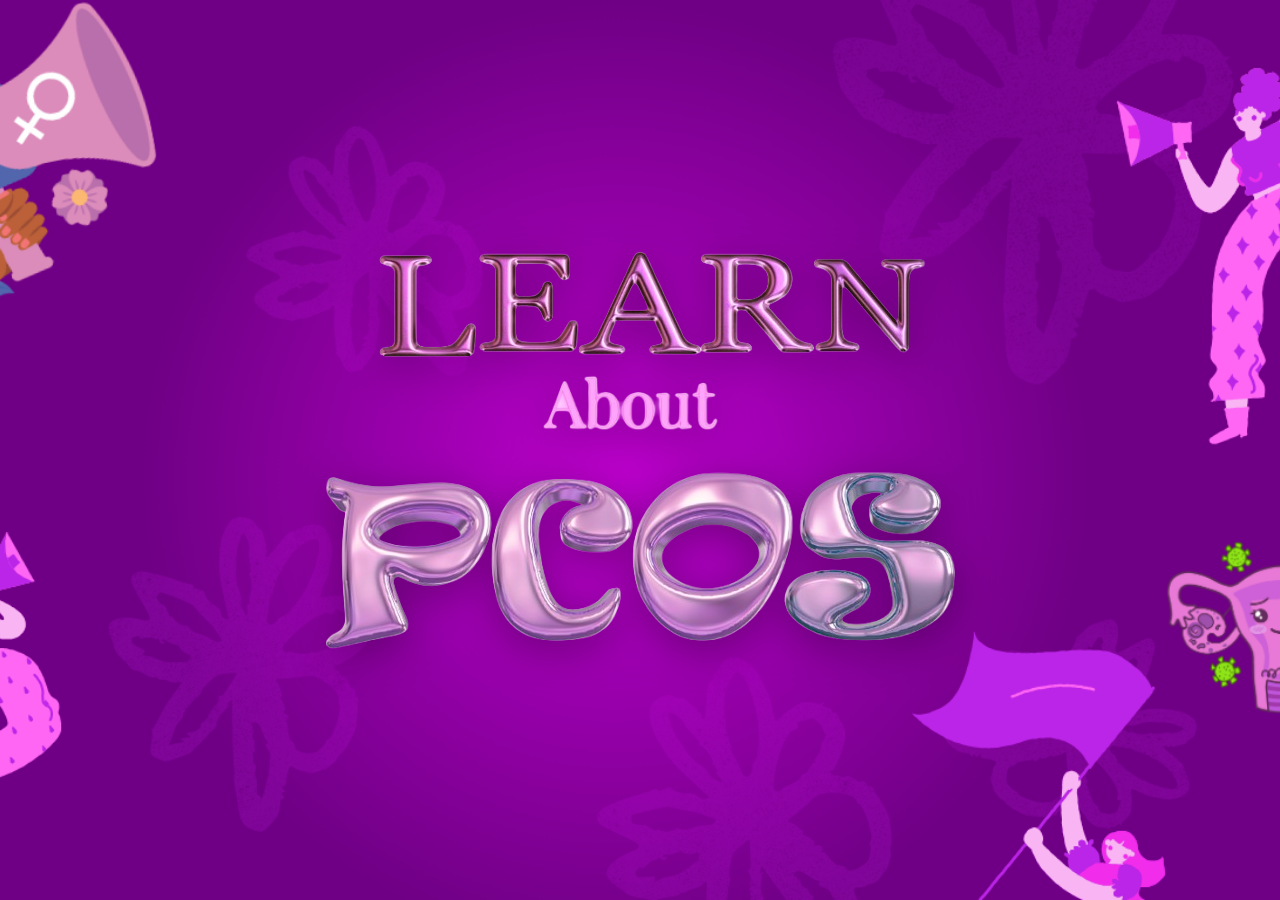
<file: index.html>
<!DOCTYPE html>
<html lang="en">
<head>
    <meta charset="UTF-8">
    <meta name="viewport" content="width=device-width, initial-scale=1.0">
    <title>PCOS Awareness - Women's Month</title>
    <link rel="stylesheet" href="css/style.css">
    <link rel="preconnect" href="https://fonts.googleapis.com">
    <link rel="preconnect" href="https://fonts.gstatic.com" crossorigin>
    <link href="https://fonts.googleapis.com/css2?family=Montserrat:ital,wght@1,800&family=Playfair+Display:ital,wght@1,500&display=swap" rel="stylesheet">
</head>
<body>

    <main class="hero-container">
    
        <header class="hero-brand">
            <a href="info.html" class="hero-link" title="Click to learn about PCOS">
                <img 
                    src="assets/Title.png" 
                    alt="LEARN About PCOS" 
                    class="title-graphic"
                >
            </a>
        </header>

    </main>

</body>





</html> 


</body>
</html>
</file>
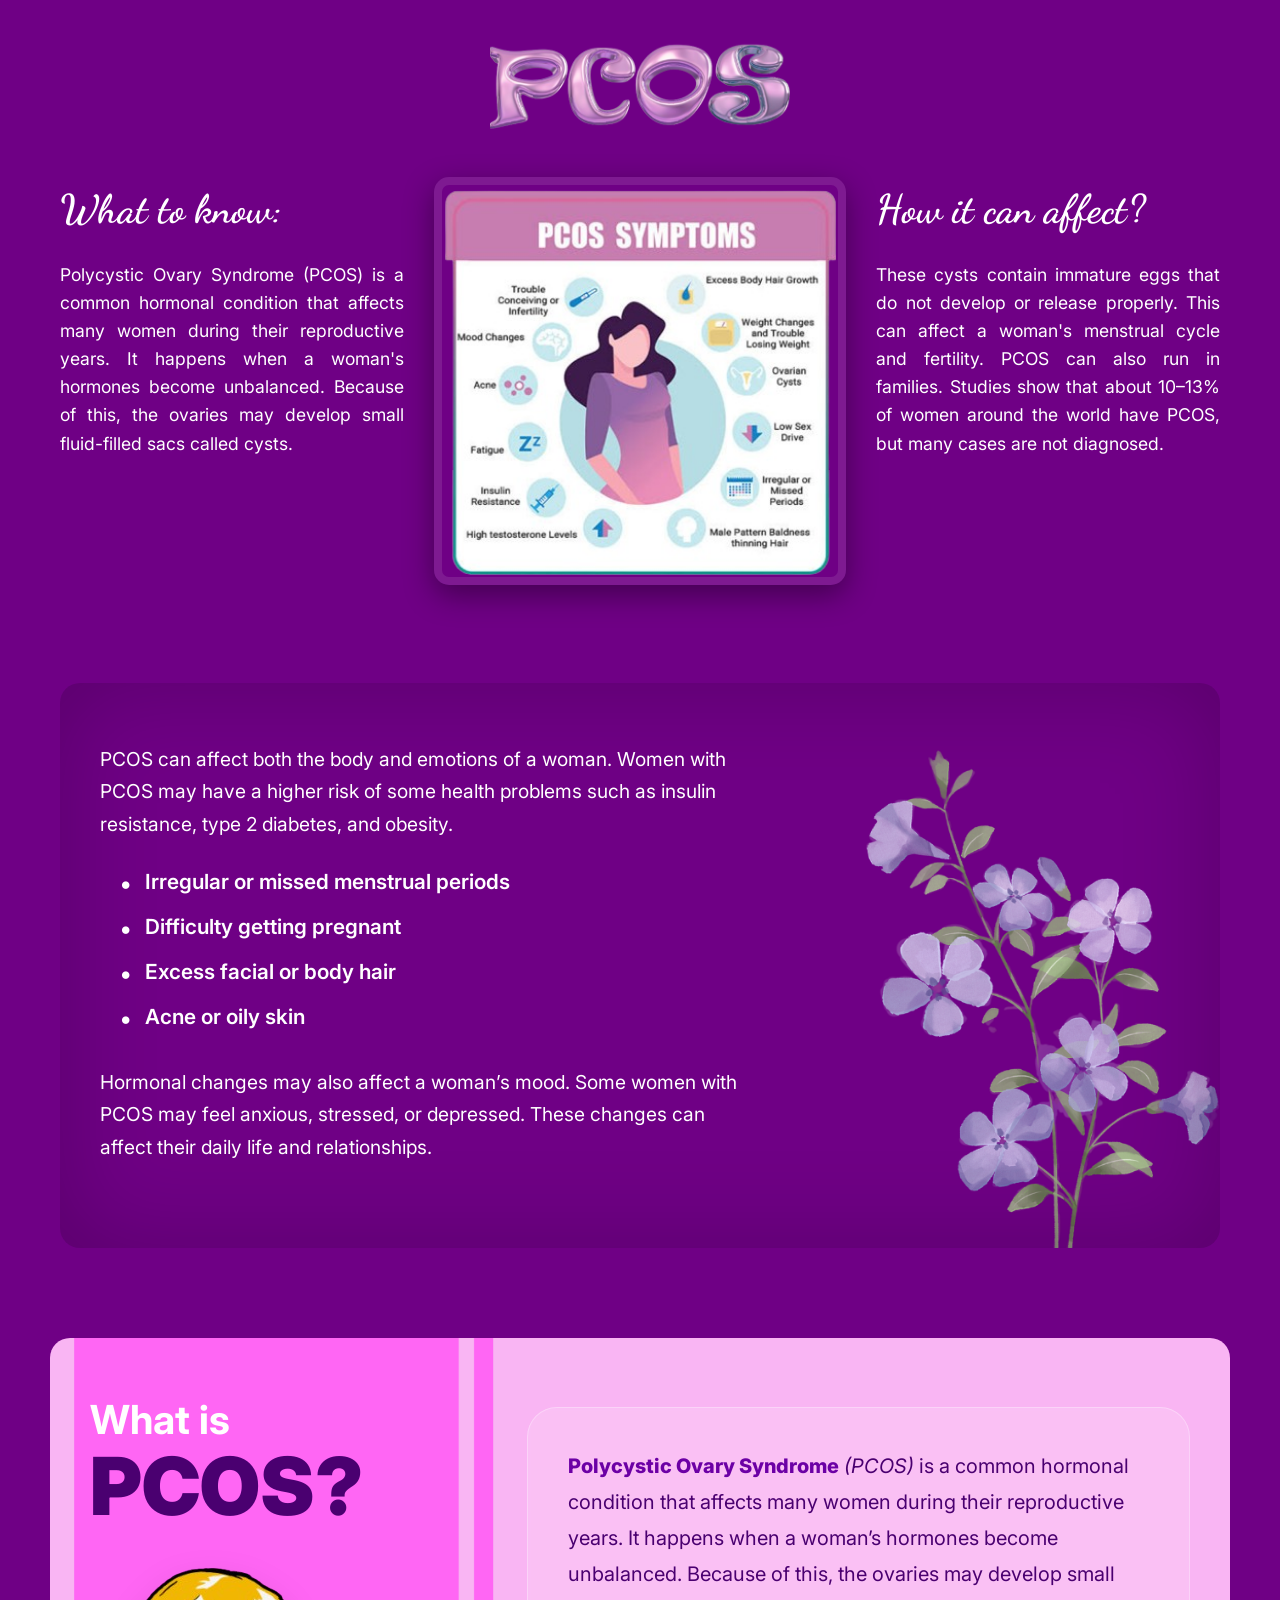
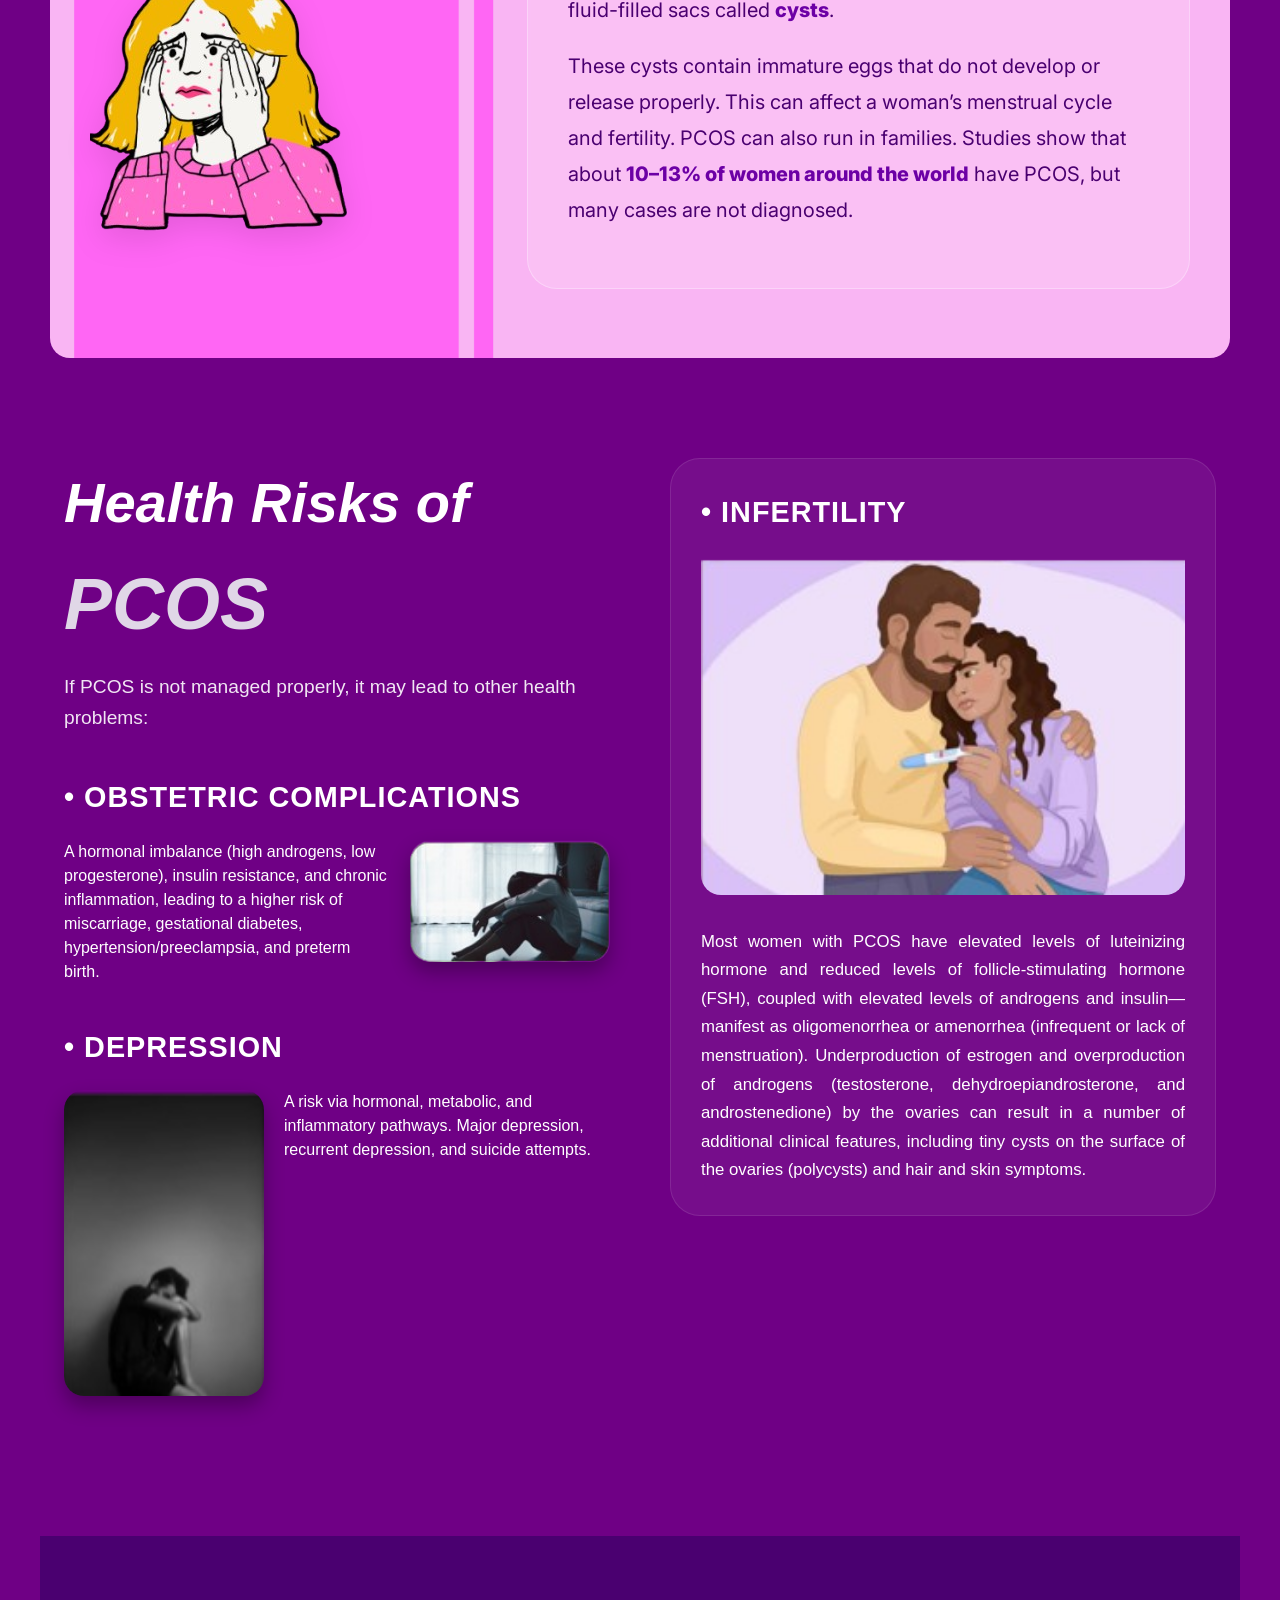
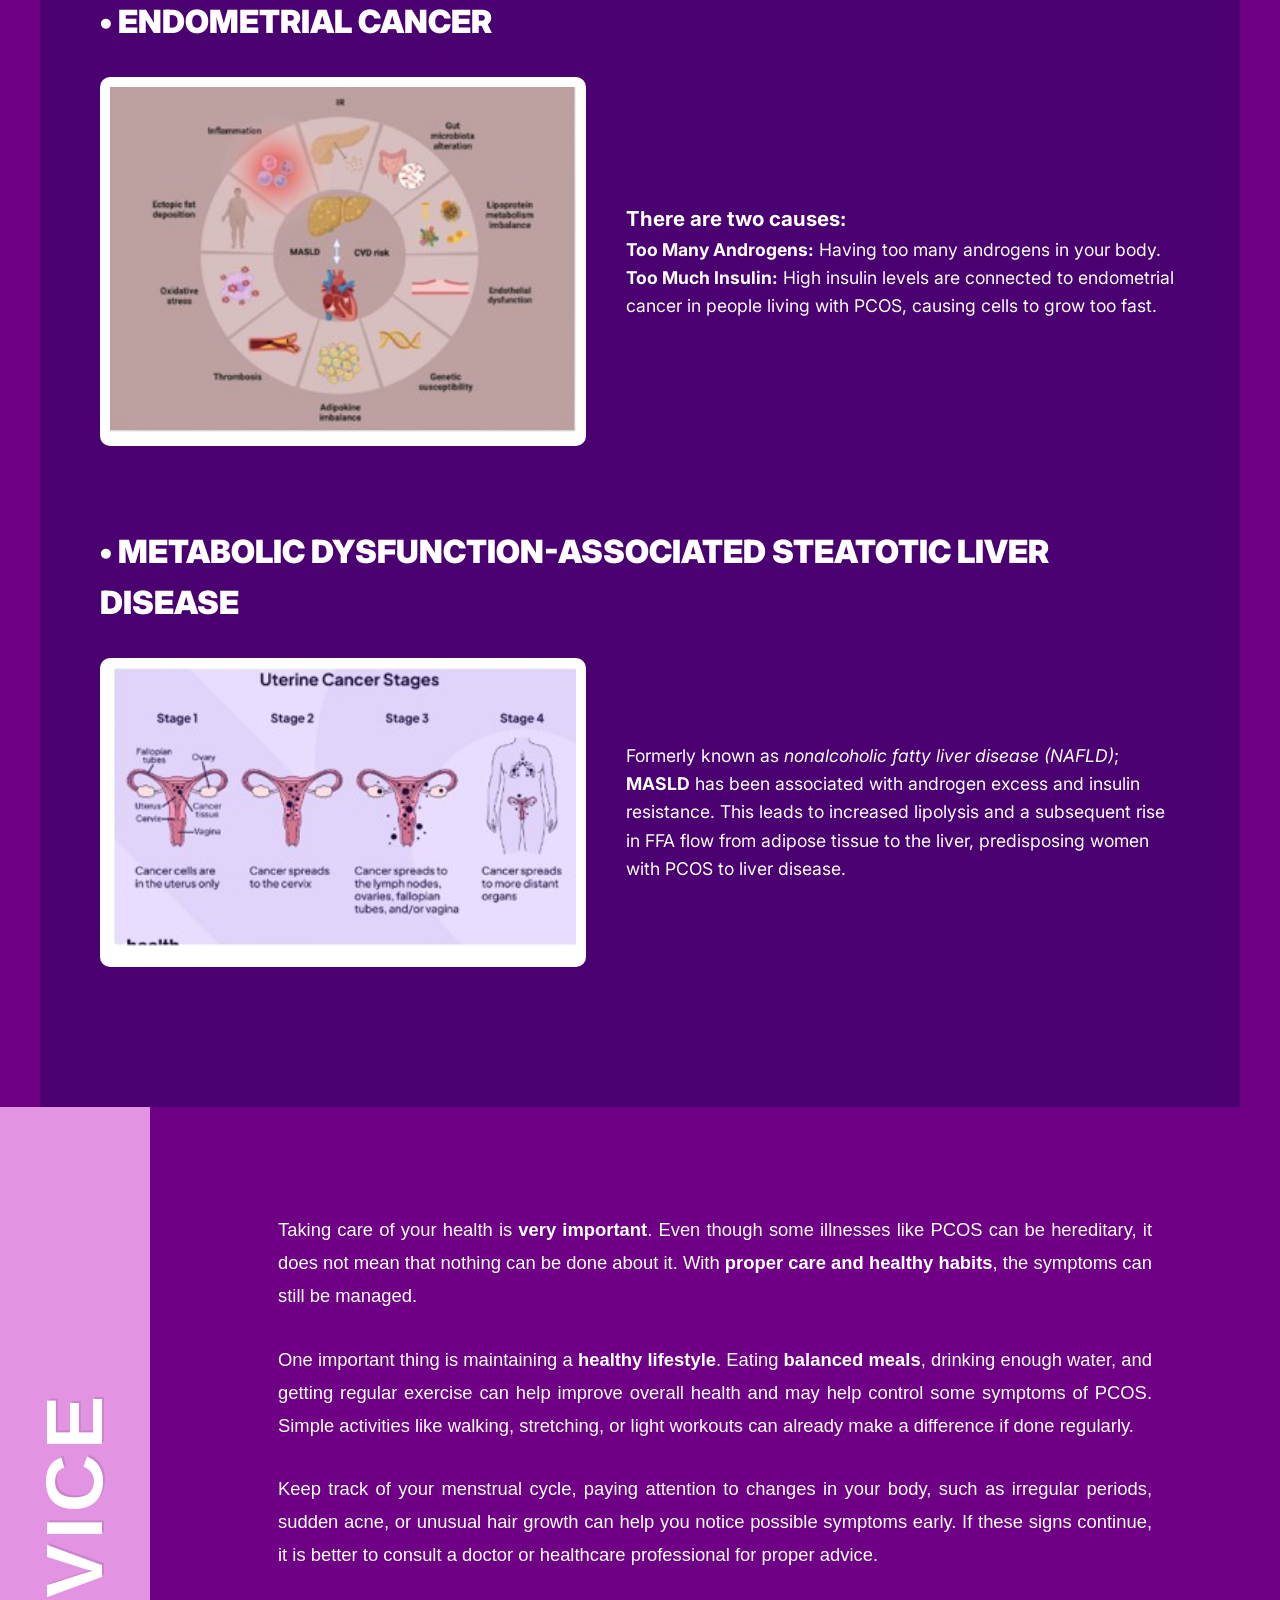
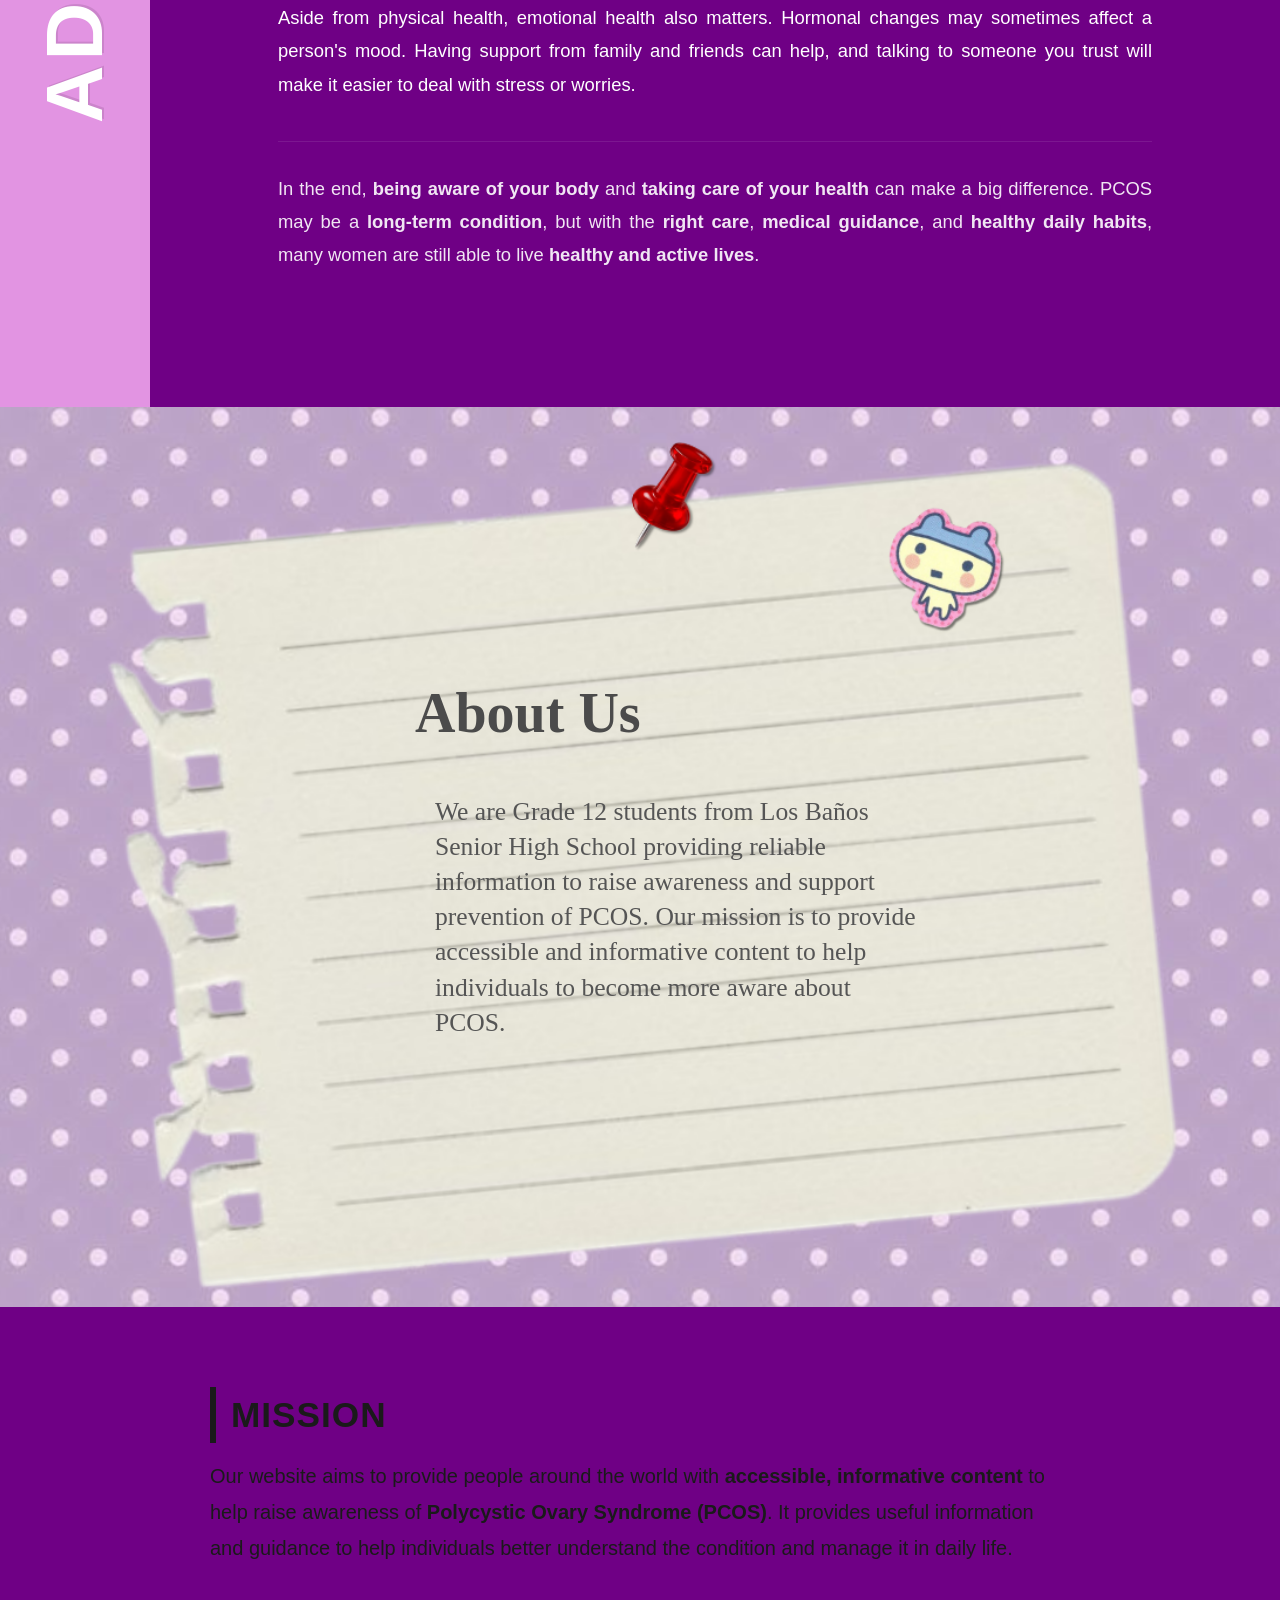
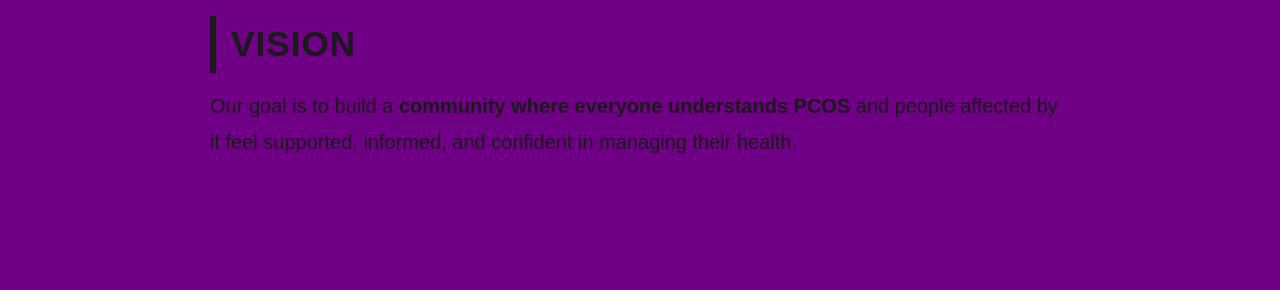
<file: info.html>
<!DOCTYPE html>
<html lang="en">
<head>
    <meta charset="UTF-8">
    <meta name="viewport" content="width=device-width, initial-scale=1.0">
    <title>What is PCOS? - Awareness</title>
    <link rel="stylesheet" href="css/style.css">
    <link href="https://fonts.googleapis.com/css2?family=Dancing+Script:wght@700&family=Inter:wght@400;600&display=swap" rel="stylesheet">
</head>
<body class="info-page">

    <main class="content-wrapper">
        <header class="info-header">
            <img src="assets/pcos.png" alt="PCOS" class="small-logo">
        </header>
 <section class="info-grid">
            
            <article class="info-column">
                <h3>What to know:</h3>
                <p>
                    Polycystic Ovary Syndrome (PCOS) is a common hormonal condition that affects many women during their reproductive years. 
                    It happens when a woman's hormones become unbalanced. Because of this, the ovaries may develop small fluid-filled sacs called cysts.
                </p>
            </article>

            <figure class="info-graphic">
                <img src="assets/pcos-symptoms.png" alt="Chart showing PCOS symptoms like Acne, Fatigue, and Insulin Resistance">
            </figure>

            <article class="info-column">
                <h3>How it can affect?</h3>
                <p>
                    These cysts contain immature eggs that do not develop or release properly. This can affect a woman's menstrual cycle and fertility. 
                    PCOS can also run in families. Studies show that about 10–13% of women around the world have PCOS, but many cases are not diagnosed.
                </p>
            </article>
        </section>

        <section class="info-section-secondary">
            <div class="secondary-content">
                <p class="intro-text">
                    PCOS can affect both the body and emotions of a woman. Women with PCOS may have a higher risk of some health problems such as insulin resistance, type 2 diabetes, and obesity.
                </p>

                <ul class="symptoms-list">
                    <li>Irregular or missed menstrual periods</li>
                    <li>Difficulty getting pregnant</li>
                    <li>Excess facial or body hair</li>
                    <li>Acne or oily skin</li>
                </ul>

                <p class="mood-text">
                    Hormonal changes may also affect a woman’s mood. Some women with PCOS may feel anxious, stressed, or depressed. These changes can affect their daily life and relationships.
                </p>
            </div>
        </section>
    </main>

    <section class="info-section-page">
    <div class="page-container">
        
        <div class="page-left">
            <h2 class="page-title">What is <br><span>PCOS?</span></h2>
            <div class="character-illustration">
                <img src="assets/girl-crying.png" alt="Illustration of a girl with acne symptoms" class="girl-img">
            </div>
        </div>

        <div class="page-right">
            <p>
                <strong>Polycystic Ovary Syndrome</strong> <em>(PCOS)</em> is a common hormonal condition that affects many women during their reproductive years. It happens when a woman’s hormones become unbalanced. Because of this, the ovaries may develop small fluid-filled sacs called <strong>cysts</strong>.
            </p>
            <p>
                These cysts contain immature eggs that do not develop or release properly. This can affect a woman’s menstrual cycle and fertility. PCOS can also run in families. Studies show that about <strong>10–13% of women around the world</strong> have PCOS, but many cases are not diagnosed.
            </p>
        </div>

    </div>
</section>

<section class="info-section-risks">
    <div class="risks-grid">
        
        <div class="risks-left-col">
            <header class="risks-header">
                <h2>Health Risks of <span>PCOS</span></h2>
                <p class="lead-text">If PCOS is not managed properly, it may lead to other health problems:</p>
            </header>

            <div class="risk-item">
                <h3>• OBSTETRIC COMPLICATIONS</h3>
                <div class="risk-content">
                    <p>A hormonal imbalance (high androgens, low progesterone), insulin resistance, and chronic inflammation, leading to a higher risk of miscarriage, gestational diabetes, hypertension/preeclampsia, and preterm birth.</p>
                    <img src="assets/gir-s1.png" alt="Woman sitting reflecting" class="risk-img">
                </div>
            </div>

            <div class="risk-item">
                <h3>• DEPRESSION</h3>
                <div class="risk-content reverse">
                    <img src="assets/boy-malongkot.png" alt="Conceptual image of sadness" class="risk-img">
                    <p>A risk via hormonal, metabolic, and inflammatory pathways. Major depression, recurrent depression, and suicide attempts.</p>
                </div>
            </div>
        </div>

        <aside class="risks-right-col">
            <div class="infertility-panel">
                <h3>• INFERTILITY</h3>
                <img src="assets/buntis.png" alt="Couple struggling with fertility results" class="main-risk-img">
                <p>
                    Most women with PCOS have elevated levels of luteinizing hormone and reduced levels of follicle-stimulating hormone (FSH), coupled with elevated levels of androgens and insulin—manifest as oligomenorrhea or amenorrhea (infrequent or lack of menstruation). Underproduction of estrogen and overproduction of androgens (testosterone, dehydroepiandrosterone, and androstenedione) by the ovaries can result in a number of additional clinical features, including tiny cysts on the surface of the ovaries (polycysts) and hair and skin symptoms.
                </p>
            </div>
        </aside>

    </div>
</section>  

<section class="info-section-final">
    <div class="serious-risks-container">
        <div class="risk-block">
            <h2 class="risk-main-title">• ENDOMETRIAL CANCER</h2>
            <div class="risk-grid-inner">
                <img src="assets/ovary.png" alt="Uterine Cancer Stages" class="medical-diagram">
                <div class="risk-description">
                    <h3>There are two causes:</h3>
                    <p><strong>Too Many Androgens:</strong> Having too many androgens in your body.</p>
                    <p><strong>Too Much Insulin:</strong> High insulin levels are connected to endometrial cancer in people living with PCOS, causing cells to grow too fast.</p>
                </div>
            </div>
        </div>

        <div class="risk-block">
            <h2 class="risk-main-title">• METABOLIC DYSFUNCTION-ASSOCIATED STEATOTIC LIVER DISEASE</h2>
            <div class="risk-grid-inner reverse">
                <div class="risk-description">
                    <p>Formerly known as <em>nonalcoholic fatty liver disease (NAFLD)</em>; <strong>MASLD</strong> has been associated with androgen excess and insulin resistance. This leads to increased lipolysis and a subsequent rise in FFA flow from adipose tissue to the liver, predisposing women with PCOS to liver disease.</p>
                </div>
                <img src="assets/cancer.png" alt="Metabolic Risk Diagram" class="medical-diagram">
            </div>
        </div>
    </div>

    
</section>


    </div>
</section>

<section class="info-section-advice">
    <div class="advice-layout">
        
        <aside class="advice-sidebar">
            <h2 class="advice-title">ADVICE</h2>
        </aside>

        <article class="advice-content">
            <p>
                Taking care of your health is <strong>very important</strong>. Even though some illnesses like PCOS can be hereditary, it does not mean that nothing can be done about it. With <strong>proper care and healthy habits</strong>, the symptoms can still be managed.
            </p>

            <p>
                One important thing is maintaining a <strong>healthy lifestyle</strong>. Eating <strong>balanced meals</strong>, drinking enough water, and getting regular exercise can help improve overall health and may help control some symptoms of PCOS. Simple activities like walking, stretching, or light workouts can already make a difference if done regularly.
            </p>

            <p>
                Keep track of your menstrual cycle, paying attention to changes in your body, such as irregular periods, sudden acne, or unusual hair growth can help you notice possible symptoms early. If these signs continue, it is better to consult a doctor or healthcare professional for proper advice.
            </p>

            <p>
                Aside from physical health, emotional health also matters. Hormonal changes may sometimes affect a person's mood. Having support from family and friends can help, and talking to someone you trust will make it easier to deal with stress or worries.
            </p>

            <p class="final-summary">
                In the end, <strong>being aware of your body</strong> and <strong>taking care of your health</strong> can make a big difference. PCOS may be a <strong>long-term condition</strong>, but with the <strong>right care</strong>, <strong>medical guidance</strong>, and <strong>healthy daily habits</strong>, many women are still able to live <strong>healthy and active lives</strong>.
            </p>
        </article>
    </div>
</section>

<section class="about-us-final" style="background-image: url('assets/hangcute-mo1.png');">
    <div class="note-container">
        <h2 class="note-header">About Us</h2>
        <div class="note-body">
            <p>We are Grade 12 students from Los Baños Senior High School providing reliable information to raise awareness and support prevention of PCOS. Our mission is to provide accessible and informative content to help individuals to become more aware about PCOS.</p>
            
          
            
</section>

<section style="padding: 80px 20px; max-width: 900px; margin: 0 auto; font-family: 'Segoe UI', Tahoma, Geneva, Verdana, sans-serif; color: #1a1a1a;">
  
  <div style="margin-bottom: 50px;">
    <h2 style="font-size: 2.2rem; font-weight: 800; text-transform: uppercase; letter-spacing: 1px; margin-bottom: 15px; border-left: 6px solid #1a1a1a; padding-left: 15px;">
      Mission
    </h2>
    <p style="font-size: 1.25rem; line-height: 1.8; font-weight: 500;">
      Our website aims to provide people around the world with <strong>accessible, informative content</strong> to help raise awareness of <strong>Polycystic Ovary Syndrome (PCOS)</strong>. It provides useful information and guidance to help individuals better understand the condition and manage it in daily life.
    </p>
  </div>

  <div style="margin-bottom: 50px;">
    <h2 style="font-size: 2.2rem; font-weight: 800; text-transform: uppercase; letter-spacing: 1px; margin-bottom: 15px; border-left: 6px solid #1a1a1a; padding-left: 15px;">
      Vision
    </h2>
    <p style="font-size: 1.25rem; line-height: 1.8; font-weight: 500;">
      Our goal is to build a <strong>community where everyone understands PCOS</strong> and people affected by it feel supported, informed, and confident in managing their health.
    </p>
  </div>

</section>
</main>
</file>
<file: css/style.css>
:root {
    --purple-light: #C000C0; 
    --purple-dark: #6C00A5;  
    
    --metallic-silver: #E0D7E7;
    --metallic-shadow-dark: #4A0070;
    --metallic-highlight: #FFFFFF;
}

*, *::before, *::after {
    box-sizing: border-box;
    margin: 0;
    padding: 0;
}

body {
    min-height: 100vh;
    display: flex;
    flex-direction: column; /* Changed from just center to help content flow */
    justify-content: flex-start; /* Start from top so content can grow downwards */
    align-items: center;

    font-family: 'Helvetica Neue', Helvetica, Arial, sans-serif; 
    
    /* CHANGE THIS: */
    overflow-y: auto; /* Allows vertical scrolling only when content overflows */
    overflow-x: hidden; /* Keeps the page from shaking left-to-right */
}

.hero-container {
    width: 100vw;
    height: 100vh;
    
    background-image: 
        url('../assets/pcos-graphics-bg.png'), 
        radial-gradient(circle, var(--purple-light) 0%, var(--purple-dark) 80%); 
    
    background-size: cover;
    background-position: center;
    background-repeat: no-repeat;

    display: grid;
    place-items: center;
    text-align: center;
    
    padding: 2rem; 
}

.hero-brand {
    display: flex;
    justify-content: center;
    align-items: center;
    width: 100%;
    max-width: 800px; 
    padding: 20px;
    z-index: 10; 
}


.title-graphic {
    width: 100%;      
    height: auto;     
    display: block;
    
    filter: drop-shadow(0 10px 20px rgba(0, 0, 0, 0.3));
    
    animation: fadeInScale 0.8s ease-out forwards;
}

@keyframes fadeInScale {
    from {
        opacity: 0;
        transform: scale(0.95);
    }
    to {
        opacity: 1;
        transform: scale(1);
    }
}

/* --- Info Page Specifics --- */
.info-page {
    background-color: var(--purple-dark);
    /* Reusing the same organic texture background from page 1 */
    background-image: url('../assets/purple-bg.png'); 
    background-size: cover;
    color: #FFFFFF;
    line-height: 1.6;
}

.content-wrapper {
    max-width: 1200px;
    margin: 0 auto;
    padding: 40px 20px;
    display: flex;
    flex-direction: column;
    gap: 40px;
    min-height: 100vh;
}

/* Header Logo Sizing */
.info-header {
    text-align: center;
}

.small-logo {
    max-width: 300px; /* Scaled down from the hero version */
    height: auto;
}

/* --- The Layout Grid --- */
.info-grid {
    display: grid;
    grid-template-columns: 1fr 1.2fr 1fr; /* Center column slightly wider */
    gap: 30px;
    align-items: start;
}

/* Column Styling */
.info-column h3 {
    font-family: 'Dancing Script', cursive;
    font-size: 2.5rem;
    margin-bottom: 20px;
}

.info-column p {
    font-family: 'Inter', sans-serif;
    font-size: 1.1rem;
    text-align: justify; /* Matches the design's blocky text feel */
}

/* Infographic Image Styling */
.info-graphic img {
    width: 100%;
    height: auto;
    border-radius: 15px;
    box-shadow: 0 10px 30px rgba(0,0,0,0.4);
    border: 8px solid rgba(255, 255, 255, 0.1); /* Subtle frame */
}

/* --- Responsive Design (Mobile Friendly) --- */
@media (max-width: 900px) {
    .info-grid {
        grid-template-columns: 1fr; /* Stack columns on mobile */
        text-align: center;
    }
    
    .info-column p {
        text-align: center;
    }

    .info-graphic {
        order: -1; /* Move chart to the top on small screens */
    }
}

/* Add this to your style.css */

.hero-link {
    display: inline-block;
    text-decoration: none;
    transition: transform 0.3s ease, filter 0.3s ease;
    cursor: pointer; /* Critical: tells the user this is clickable */
}

.hero-link:hover {
    /* Subtle "lift" effect when hovered */
    transform: translateY(-5px) scale(1.02);
    /* Increase the glow/brightness slightly */
    filter: drop-shadow(0 15px 30px rgba(192, 0, 192, 0.4)) brightness(1.1);
}

.hero-link:active {
    /* "Pressed" effect when clicked */
    transform: translateY(0) scale(0.98);
}

/* --- Secondary Section Styling --- */
.info-section-secondary {
    position: relative;
    padding: 60px 40px;
    margin-top: 50px;
    display: flex;
    justify-content: space-between;
    align-items: center;
    border-radius: 20px;
    
    /* Apply the new background image */
    background-image: url('../assets/purple-bg2.png'); 
    background-size: cover;
    background-position: center;
    box-shadow: inset 0 0 100px rgba(0,0,0,0.2);
}

.secondary-content {
    flex: 1;
    max-width: 650px; /* Limits width for optimal reading length */
    font-family: 'Inter', sans-serif;
    color: #FFFFFF;
}

.intro-text, .mood-text {
    font-size: 1.2rem;
    line-height: 1.7;
    margin-bottom: 1.5rem;
}

/* Custom List Styling */
.symptoms-list {
    list-style: none; /* Remove default bullets */
    padding-left: 20px;
    margin-bottom: 2rem;
}

.symptoms-list li {
    position: relative;
    font-size: 1.3rem;
    font-weight: 600;
    margin-bottom: 12px;
    padding-left: 25px;
}

/* Creating custom white bullets */
.symptoms-list li::before {
    content: "•";
    position: absolute;
    left: 0;
    color: #FFFFFF;
    font-size: 1.5rem;
}

/* Smooth floating animation for the floral asset */
@keyframes float {
    0%, 100% { transform: translateY(0); }
    50% { transform: translateY(-15px); }
}

/* --- Mobile Responsiveness --- */
@media (max-width: 800px) {
    .info-section-secondary {
        flex-direction: column;
        text-align: center;
    }
    
    .symptoms-list {
        padding-left: 0;
        display: inline-block;
        text-align: left;
    }
    
    .flower-decoration {
        margin-top: 30px;
        flex: 0 0 auto;
    }
}


::-webkit-scrollbar {
    width: 12px;
}



::-webkit-scrollbar-track {
    background: #4A0070; 
    border-left: 1px solid rgba(255, 255, 255, 0.05); 
}

/* 3. The Thumb: The draggable handle. 
      I've used a gradient here to mimic the metallic 'PCOS' text effect. */
::-webkit-scrollbar-thumb {
    background: linear-gradient(
        to bottom, 
        #C000C0, /* Purple light */
        #E0D7E7  /* Metallic Silver highlight */
    );
    border-radius: 20px; /* Fully rounded for an 'organic' feel */
    border: 3px solid #4A0070; /* This creates a 'gap' around the handle */
}


::-webkit-scrollbar-thumb:hover {
    background: #FFFFFF;
    cursor: grab;
}


::-webkit-scrollbar-thumb:active {
    background: #E0D7E7;
}


/* --- Page Section (Pink Layout) --- */
.info-section-page {
    position: relative;
    padding: 60px 40px;
    margin-top: 50px;
    display: flex;
    justify-content: space-between;
    align-items: center;
    border-radius: 20px;

    /* Using your new background asset */
    background-image: url('../assets/pink-bg.png');
    background-size: cover;
    background-position: center;
    background-repeat: no-repeat;
}

.page-container {
    display: flex;
    max-width: 1100px;
    gap: 50px;
    align-items: center;
}

/* Left Column Styling */
.page-left {
    flex: 1;
    text-align: left;
}

.page-title {
    font-family: 'Inter', sans-serif;
    font-size: 2.5rem;
    color: #FFFFFF;
    line-height: 1.1;
    margin-bottom: 2rem;
}

.page-title span {
    font-size: 5rem;
    font-weight: 900;
    color: #4A0070; /* Deep purple from your design */
    display: block;
}

.girl-img {
    max-width: 100%;
    height: auto;
    filter: drop-shadow(0 10px 15px rgba(0,0,0,0.1));
    position: left;
}

/* Right Column Styling */
.page-right {
    flex: 1.5;
    background: rgba(255, 255, 255, 0.15); /* Soft glass effect */
    padding: 40px;
    border-radius: 30px;
    backdrop-filter: blur(5px);
    border: 1px solid rgba(255, 255, 255, 0.3);
}

.page-right p {
    font-family: 'Inter', sans-serif;
    font-size: 1.25rem;
    color: #4A0070; /* High contrast text */
    line-height: 1.8;
    margin-bottom: 20px;
    text-align: left;
}

.page-right strong {
    font-weight: 800;
    color: #6C00A5;
}

/* --- Mobile Responsiveness --- */
@media (max-width: 900px) {
    .page-container {
        flex-direction: column;
        text-align: center;
    }
    
    .page-left, .page-right {
        flex: none;
        width: 100%;
    }
    
    .page-title span {
        font-size: 4rem;
    }
}
/* 1. Make the container the reference point */
.page-left {
    position: relative; /* This is the 'anchor' */
    min-height: 500px;  /* Ensure there is enough vertical space for her */
}

/* 2. Position the girl relative to that anchor */
.girl-img-positioned {
    position: absolute;
    
    /* ADJUST THESE TWO VALUES TO MOVE HER: */
    bottom: -20px;  /* Moves her up or down. Negative goes lower. */
    right: 10px;    /* Moves her left or right. */
    
    width: 280px;   /* Control her size here */
    height: auto;
    z-index: 5;     /* Ensures she stays above the background */
    
    /* Optional: subtle shadow to make her pop from the dark pink */
    filter: drop-shadow(5px 5px 15px rgba(0,0,0,0.2));
}
/* --- Section 6: Health Risks Layout --- */
.info-section-risks {
    padding: 100px 5%;
    background-image: url('../assets/purple-bg3.png'); /* Reusing the dark purple background */
    background-size: cover;
    color: white;
}

.risks-grid {
    display: grid;
    grid-template-columns: 1fr 1fr; /* Two equal columns */
    gap: 60px;
    max-width: 1300px;
    margin: 0 auto;
}

/* Typography Enhancements */
.risks-header h2 {
    font-size: 3.5rem;
    font-weight: 900;
    font-style: italic;
    margin-bottom: 10px;
}

.risks-header h2 span {
    display: block;
    font-size: 4.5rem;
    color: var(--metallic-silver);
}

.lead-text {
    font-size: 1.2rem;
    margin-bottom: 40px;
    opacity: 0.9;
}

/* Risk Item Styling */
.risk-item h3, .infertility-panel h3 {
    font-size: 1.8rem;
    font-weight: 800;
    margin-bottom: 20px;
    letter-spacing: 1px;
}

.risk-content {
    display: flex;
    gap: 20px;
    align-items: flex-start;
    margin-bottom: 40px;
}

.risk-content.reverse {
    flex-direction: row;
}

.risk-content p {
    font-size: 1rem;
    line-height: 1.5;
    flex: 1;
}

/* Image Handling */
.risk-img {
    width: 200px;
    border-radius: 20px;
    box-shadow: 0 10px 20px rgba(0,0,0,0.3);
}

.main-risk-img {
    width: 100%;
    height: auto;
    border-radius: 0 0 20px 20px;
    margin-bottom: 25px;
}

/* Infertility Panel (Right Side) */
.infertility-panel {
    background: rgba(255, 255, 255, 0.05);
    padding: 30px;
    border-radius: 30px;
    border: 1px solid rgba(255, 255, 255, 0.1);
}

.infertility-panel p {
    font-size: 1.05rem;
    line-height: 1.7;
    text-align: justify;
}

/* --- Responsive Adjustments --- */
@media (max-width: 1024px) {
    .risks-grid {
        grid-template-columns: 1fr; /* Stack into one column */
    }
    
    .risk-content {
        flex-direction: column !important;
    }
    
    .risk-img {
        width: 100%;
        max-width: 400px;
    }
}
/* --- Section 9: Personal Story Styling --- */
.info-section-story {
    padding: 100px 5%;
    background-color: var(--deep-bg); /* Dark purple background */
    display: flex;
    justify-content: center;
}

.story-container {
    max-width: 900px;
    width: 100%;
    text-align: center;
}

.story-main-title {
    font-family: 'Inter', sans-serif;
    font-weight: 800;
    font-size: 2.2rem;
    margin-bottom: 50px;
    color: var(--metallic-silver);
    text-decoration: underline;
    text-underline-offset: 10px;
}

.story-content {
    background: rgba(255, 255, 255, 0.05); /* Soft container for readability */
    padding: 60px;
    border-radius: 40px;
    border: 1px solid rgba(255, 255, 255, 0.1);
}

.story-content p {
    font-family: 'Inter', sans-serif;
    font-size: 1.2rem;
    line-height: 1.8;
    color: #FFFFFF;
    margin-bottom: 30px;
    text-align: justify;
}

/* Quote Styling */
.story-quote {
    font-family: 'Montserrat', sans-serif;
    font-style: italic;
    font-size: 1.4rem;
    color: var(--purple-light);
    margin: 40px 0;
    padding: 20px;
    border-left: 4px solid var(--purple-light);
    background: rgba(192, 0, 192, 0.1);
    text-align: left;
}

/* Callout Box for the final advice */
.story-callout {
    font-family: 'Inter', sans-serif;
    font-weight: 600;
    font-size: 1.3rem;
    line-height: 1.6;
    color: #FFFFFF;
    background: linear-gradient(135deg, var(--purple-dark), var(--purple-light));
    padding: 40px;
    border-radius: 20px;
    margin-top: 40px;
    box-shadow: 0 10px 30px rgba(0,0,0,0.3);
}

/* --- Mobile Story Adjustment --- */
@media (max-width: 768px) {
    .story-content {
        padding: 30px;
    }
    .story-main-title {
        font-size: 1.8rem;
    }
}
/* --- Section 10: Advice Column --- */
.info-section-advice {
    width: 100%;
    min-height: 100vh; /* Takes a full screen of scrolling */
    padding: 0; /* Resetting standard padding for full bleed layout */
    margin: 0;
}

.advice-layout {
    display: flex;
    width: 100%;
    height: 100vh;
}

/* --- Left Pink Sidebar --- */
.advice-sidebar {
    flex: 0 0 200px; /* Fixed width of the pink bar */
    background-color: #E294E2; /* Lighter pink from design */
    display: flex;
    justify-content: center;
    align-items: center;
}

.advice-title {
    font-family: 'Montserrat', sans-serif;
    font-weight: 800;
    font-size: 5rem;
    color: #FFFFFF;
    
    /* Key Pro Tip: Writing text vertically */
    writing-mode: vertical-rl;
    transform: rotate(180deg);
    
    letter-spacing: 5px;
    text-shadow: 2px 2px 0 rgba(0,0,0,0.1);
}

/* --- Right Dark Purple Content --- */
.advice-content {
    flex: 1; /* Takes up all remaining space */
    background-color: var(--deep-bg); /* Dark purple from previous sections */
    color: #FFFFFF;
    padding: 80px 10%; /* Generous padding for optimal reading length */
    display: flex;
    flex-direction: column;
    justify-content: center; /* Vertically centers the text */
}

.advice-content p {
    font-family: 'Poppins', sans-serif; /* A heavy weight Poppins works well here */
    font-size: 1.15rem;
    line-height: 1.8;
    margin-bottom: 30px;
    text-align: justify;
    max-width: 900px;
}

.advice-content p strong {
    font-weight: 700;
    color: #FFFFFF; /* High contrast bolding */
}

.advice-content .final-summary {
    border-top: 1px solid rgba(255, 255, 255, 0.1);
    padding-top: 30px;
    margin-top: 10px;
    opacity: 0.9;
}

@media (max-width: 900px) {
    .advice-layout {
        flex-direction: column; 
        height: auto;
    }
    
    .advice-sidebar {
        flex: 0 0 auto;
        width: 100%;
        padding: 40px;
    }
    
    .advice-title {
        writing-mode: horizontal-tb; 
        transform: rotate(0);
        font-size: 3rem;
    }
    
    .advice-content {
        padding: 40px;
    }
    
    .advice-content p {
        text-align: left;
    }
}
/* --- Global Font Setup --- */
@import url('https://fonts.googleapis.com/css2?family=Inter:wght@400;700;900&display=swap');

.info-section-final {
    background-color: #4A0070;
    color: white;
    font-family: 'Inter', sans-serif;
}

/* --- Risk Blocks --- */
.serious-risks-container {
    padding: 60px 5%;
    max-width: 1200px;
    margin: 0 auto;
}

.risk-block {
    margin-bottom: 80px;
}

.risk-main-title {
    font-size: 2rem;
    font-weight: 900;
    margin-bottom: 30px;
}

.risk-grid-inner {
    display: flex;
    gap: 40px;
    align-items: center;
}

.risk-grid-inner.reverse {
    flex-direction: row-reverse; /* Flips image to the other side */
}

.medical-diagram {
    width: 45%; /* Limits image size so it doesn't break the layout */
    height: auto;
    border-radius: 10px;
    background: white; /* Makes diagrams easier to read */
    padding: 10px;
}

.risk-description {
    flex: 1;
    font-size: 1.1rem;
    line-height: 1.6;
}

/* --- Advice Layout (The Split Screen) --- */
.advice-split-layout {
    display: flex;
    min-height: 600px;
    border-top: 2px solid rgba(255,255,255,0.1);
}

.advice-sidebar {
    flex: 0 0 150px; /* Fixed pink bar width */
    background-size: cover;
    display: flex;
    justify-content: center;
    align-items: center;
}

.vertical-text {
    writing-mode: vertical-rl;
    transform: rotate(180deg);
    font-size: 5rem;
    font-weight: 900;
    letter-spacing: 10px;
}

.advice-main-content {
    flex: 1;
    padding: 60px 8%;
    display: flex;
    flex-direction: column;
    justify-content: center;
}

.advice-main-content p {
    margin-bottom: 25px;
    font-size: 1.2rem;
    line-height: 1.8;
}

/* --- Mobile Fix --- */
@media (max-width: 900px) {
    .risk-grid-inner, .risk-grid-inner.reverse {
        flex-direction: column;
    }
    .medical-diagram {
        width: 100%;
    }
    .advice-split-layout {
        flex-direction: column;
    }
    .advice-sidebar {
        height: 150px;
        width: 100%;
    }
    .vertical-text {
        writing-mode: horizontal-tb;
        transform: rotate(0);
        font-size: 3rem;
    }
}

@import url('https://fonts.googleapis.com/css2?family=Indie+Flower&display=swap');

.about-us-final {
    width: 100%;
    min-height: 100vh;
    background-size: cover;
    background-position: center;
    display: flex;
    justify-content: center;
    align-items: center;
    padding: 20px;
}

.note-container {
    /* These dimensions center the text over the paper in your png */
    width: 100%;
    max-width: 650px; 
    padding: 40px;
    margin-top: 20px; /* Adjust based on where the paper sits in your image */
    text-align: left;
}

.note-header {
    font-family: 'Indie Flower', cursive;
    font-size: 3.5rem;
    color: #4b4b4b;
    margin-bottom: 35px;
    margin-left: 60px; 
}

.note-body p {
    font-family: 'Indie Flower', cursive;
    font-size: 1.6rem;
    color: #555;
    line-height: 2.2rem; 
    margin-bottom: 25px;
    margin-left: 80px; 
    max-width: 500px;
}


@media (max-width: 768px) {
    .note-container {
        padding: 20px;
    }
    .note-header {
        font-size: 2.5rem;
        margin-left: 20px;
    }
    .note-body p {
        font-size: 1.2rem;
        margin-left: 30px;
    }
}
</file>
